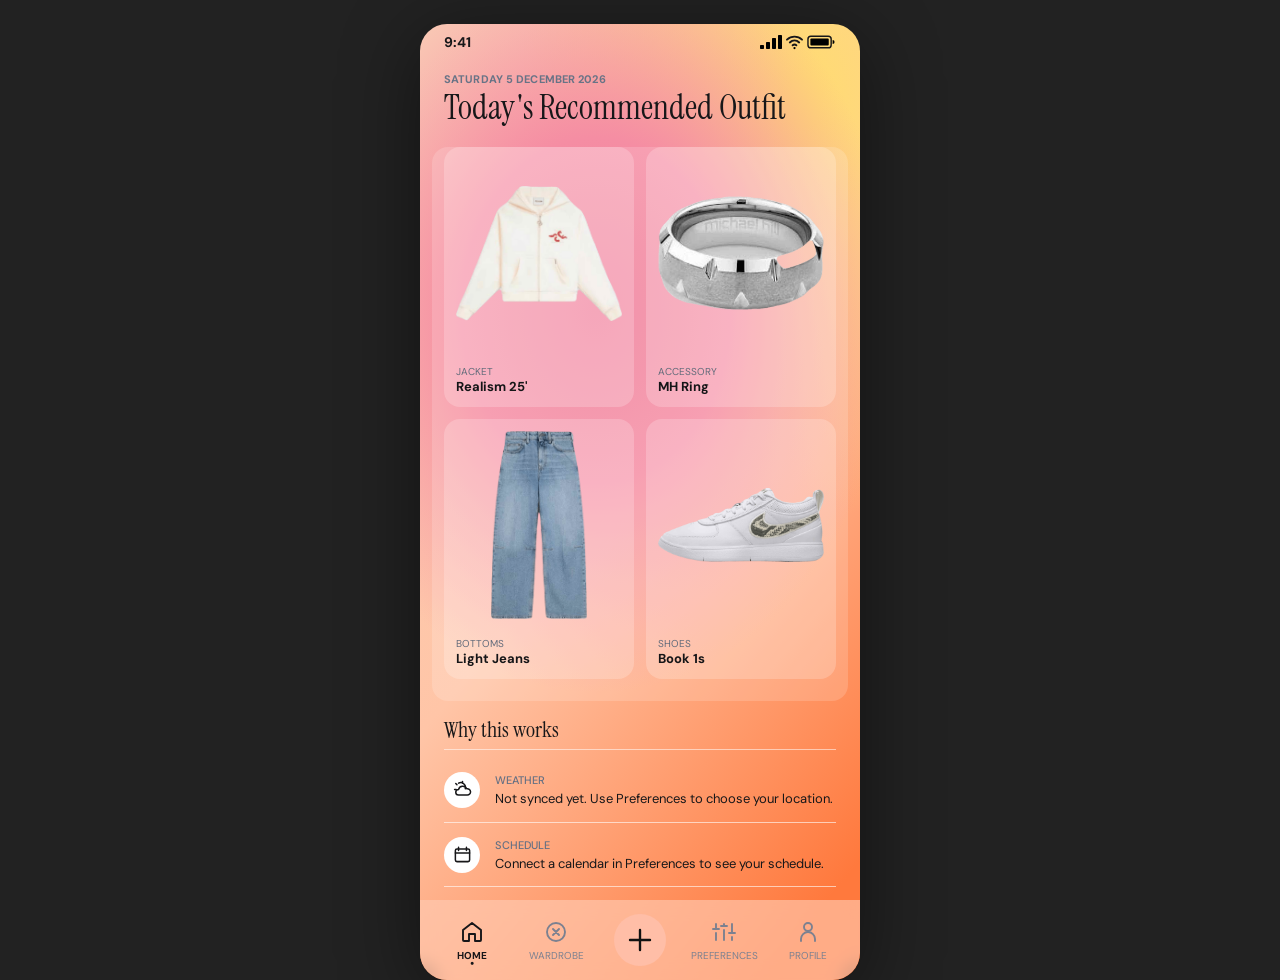
<file: index.html>
<!doctype html>
<html lang="en">
<head>
  <meta charset="utf-8">
  <meta name="viewport" content="width=device-width, initial-scale=1">
  <meta name="theme-color" content="#ffcbab">
  <title>Fit_tung — Outfit planner</title>

  <link rel="preconnect" href="https://fonts.googleapis.com">
  <link rel="preconnect" href="https://fonts.gstatic.com" crossorigin>
  <link href="https://fonts.googleapis.com/css2?family=DM+Sans:wght@400;500;600;700&family=Instrument+Serif&display=swap" rel="stylesheet">
  <link rel="stylesheet" href="styles.css">
</head>
<body>
  <div id="app"></div>

  <script src="database.js" defer></script>
  <script src="script.js" defer></script>
  <script src="calendar-config.js" defer></script>
  <script src="https://accounts.google.com/gsi/client" async></script>
  <script src="integrations.js" defer></script>
  <script src="screens.js" defer></script>
  <script src="actions.js" defer></script>
</body>
</html>
</file>
<file: styles.css>
/* Fit_tung styles — section headings explain each group. */

:root {
  font-family: "DM Sans",Arial,sans-serif;
  color: #171719;
  font-synthesis: none;
}
* {
  box-sizing: border-box;
}
body {
  margin: 0;
  background: #222;
  display: flex;
  justify-content: center;
  min-height: 100vh;
}
button,input,select,textarea {
  font: inherit;
}
button {
  cursor: pointer;
}
.phone {
  width: min(100%,440px);
  min-height: 100dvh;
  position: relative;
  overflow: hidden;
  background: radial-gradient(ellipse 68% 40% at 40% 30%,#ef7c99 0%,#f58da3 45%,transparent 100%),radial-gradient(ellipse 80% 55% at 87% 8%,#ffdb73 5%,transparent 80%),linear-gradient(130deg,#fad0b6 3%,#ffc5a7 48%,#ff793d 92%);
  padding: 44px 24px 102px;
}
.phone.profile-bg {
  background: radial-gradient(ellipse 60% 37% at 37% 37%,#ffaecf 12%,transparent 95%),radial-gradient(ellipse 50% 25% at 88% 10%,#ffff9d,transparent 95%),linear-gradient(120deg,#ffffe7 20%,#fffadb 65%,#ffaa60);
}
.status {
  height: 36px;
  position: absolute;
  top: 0;
  left: 0;
  right: 0;
  padding: 11px 24px;
  display: flex;
  align-items: center;
  justify-content: space-between;
  font-weight: 700;
  font-size: 14px;
}
.status-icons {
  font-size: 16px;
  letter-spacing: 1px;
}
.eyebrow {
  text-transform: uppercase;
  font-size: 11px;
  font-weight: 700;
  color: #687386;
  letter-spacing: .01em;
}
.serif {
  font-family: "Instrument Serif",Georgia,serif;
  font-weight: 400;
}
.page-title {
  font: 34px/1.12 "Instrument Serif",Georgia,serif;
  margin: 3px 0 20px;
}
.center {
  text-align: center;
}
.section-title {
  font: 22px "Instrument Serif",Georgia,serif;
  border-bottom: 1px solid #fff8;
  padding-bottom: 5px;
  margin: 0 0 8px;
}
.outfit-grid,.wardrobe-grid {
  display: grid;
  grid-template-columns: repeat(2,minmax(0,1fr));
  gap: 12px;
}
.outfit-grid {
  margin: 15px -12px 0;
  padding: 0 12px 22px;
  border-radius: 16px;
  background: #ffffff28;
}
.item-card {
  height: 260px;
  border: 0;
  border-radius: 16px;
  background: #fff3;
  display: flex;
  flex-direction: column;
  align-items: stretch;
  text-align: left;
  padding: 12px;
  justify-content: space-between;
  color: #151517;
  overflow: hidden;
}
.item-card:nth-child(2n) {
  background: #ffefde55;
}
.item-card img {
  width: 100%;
  height: 188px;
  object-fit: contain;
  mix-blend-mode: normal;
}
.item-card .item-label {
  font-size: 10px;
  text-transform: uppercase;
  color: #626b7a;
}
.item-card .item-name {
  font-size: 13px;
  font-weight: 700;
}
.item-details {
  margin-top: auto;
}
.reason {
  display: flex;
  gap: 15px;
  align-items: center;
  padding: 13px 0;
  border-bottom: 1px solid #fff9;
  font-size: 13px;
  line-height: 1.45;
}
.reason-icon {
  background: #fff;
  border-radius: 50%;
  width: 36px;
  height: 36px;
  flex: 0 0 36px;
  display: grid;
  place-items: center;
  font-size: 20px;
}
.reason b {
  font-size: 11px;
  text-transform: uppercase;
  color: #657083;
  font-weight: 500;
}
.nav {
  position: absolute;
  bottom: 0;
  left: 0;
  right: 0;
  height: 80px;
  background: #ffccb59c;
  display: grid;
  grid-template-columns: 1fr 1fr 1fr 1fr 1fr;
  align-items: center;
  padding: 5px 10px;
  backdrop-filter: blur(9px);
}
.nav button {
  border: 0;
  background: transparent;
  color: #7c8190;
  font-size: 10px;
  display: flex;
  flex-direction: column;
  align-items: center;
  gap: 3px;
  padding: 0;
}
.nav .nav-icon {
  font-size: 25px;
  line-height: 29px;
}
.nav button.active {
  color: #161619;
  font-weight: 700;
}
.nav .plus-circle {
  font-size: 37px;
  color: #111;
  background: #ffbea7;
  border-radius: 50%;
  width: 52px;
  height: 52px;
  display: grid;
  place-items: center;
  font-weight: 300;
}
.nav button.active:after {
  content: "•";
  position: absolute;
  bottom: 1px;
  font-size: 11px;
}
.filters {
  display: flex;
  gap: 7px;
  margin: 8px 0 16px;
}
.filters select {
  min-width: 0;
  width: 33%;
  border-radius: 25px;
  border: 1px solid #fff9;
  background: #ffffff26;
  padding: 8px 7px;
  font-size: 11px;
  color: #4c5260;
}
.wardrobe-grid .item-card {
  height: 221px;
}
.wardrobe-grid .item-card img {
  height: 157px;
}
.row {
  display: flex;
  justify-content: space-between;
  align-items: center;
  gap: 10px;
}
.setting-row {
  padding: 16px 0;
  border-bottom: 1px solid #fff9;
  display: flex;
  align-items: center;
  justify-content: space-between;
  gap: 8px;
}
.setting-copy {
  font-size: 14px;
  font-weight: 700;
}
.sub {
  font-size: 12px;
  color: #657083;
  font-weight: 400;
  margin-top: 4px;
  line-height: 1.4;
}
.mini-button {
  border: 0;
  background: #fff;
  border-radius: 9px;
  padding: 9px 12px;
  font-size: 12px;
  font-weight: 700;
  white-space: nowrap;
}
.mini-button.dark {
  background: #18181b;
  color: white;
}
.group-label {
  font-size: 11px;
  font-weight: 700;
  color: #727f8e;
  margin: 20px 0 5px;
  text-transform: uppercase;
}
.switch {
  width: 41px;
  height: 23px;
  border: 0;
  border-radius: 50px;
  background: #9d9da0;
  flex-shrink: 0;
  padding: 3px;
}
.switch.on {
  background: #18181b;
}
.switch span {
  display: block;
  width: 17px;
  height: 17px;
  background: white;
  border-radius: 50%;
  transition: transform .2s;
}
.switch.on span {
  transform: translateX(18px);
}
textarea {
  width: 100%;
  border: 1px solid #fff9;
  background: #ffffff30;
  border-radius: 12px;
  padding: 12px;
  min-height: 88px;
  font-size: 13px;
  resize: vertical;
}
input.field {
  width: 100%;
  height: 61px;
  background: #ffffff40;
  border: 1px solid #171719;
  border-radius: 35px;
  padding: 0 18px;
  outline: none;
  font-size: 19px;
}
.pill {
  border: 1px solid #151517;
  border-radius: 40px;
  background: #ffffff45;
  padding: 17px 22px;
  font-size: 18px;
  color: #171719;
}
.main-btn {
  border: none;
  background: #171719;
  color: white;
  border-radius: 14px;
  font-size: 16px;
  font-weight: 700;
  padding: 13px 30px;
}
.space {
  height: 24px;
}
.fill {
  min-height: calc(100dvh - 146px);
  display: flex;
  flex-direction: column;
}
.bottom-action {
  margin-top: auto;
  text-align: center;
  padding: 25px 0 35px;
}
.auth-title {
  font: 42px "Instrument Serif",Georgia,serif;
  text-align: center;
  margin: 64px 0 35px;
}
.field-label {
  margin: 26px 12px 7px;
}
.sign-actions {
  margin: 48px auto;
  display: block;
  width: 65%;
}
.google-btn {
  margin-top: auto;
  display: block;
  width: 85%;
  align-self: center;
}
.link-btn {
  border: 0;
  background: none;
  text-decoration: underline;
  font-family: Georgia,serif;
  margin: 30px auto;
  display: block;
  font-size: 17px;
}
.two-fields {
  display: flex;
  gap: 12px;
}
.two-fields .field {
  min-width: 0;
  width: 50%;
  font-size: 17px;
}
.gender {
  display: flex;
  gap: 12px;
  flex-wrap: wrap;
  font-size: 13px;
}
.gender label {
  display: flex;
  align-items: center;
  gap: 5px;
}
.accordion {
  border: 1px solid #171719;
  border-radius: 32px;
  margin-bottom: 14px;
  overflow: hidden;
}
.accordion summary {
  padding: 17px;
  cursor: pointer;
  font-size: 17px;
  font-weight: 700;
  list-style: none;
}
.accordion summary:before {
  content: "⌄";
  padding-right: 12px;
}
.accordion>div {
  padding: 0 18px 18px;
  font-size: 13px;
}
.photo-box {
  height: 68dvh;
  min-height: 390px;
  max-height: 730px;
  background: #919195;
  border-radius: 17px;
  display: grid;
  place-items: center;
  font-size: 58px;
  color: #212121;
}
.camera-actions {
  display: flex;
  align-items: center;
  justify-content: space-between;
  margin-top: 22px;
}
.back {
  border: 0;
  background: none;
  color: #687386;
  font-size: 34px;
  padding: 0;
}
.detail-photo {
  height: 44vh;
  min-height: 320px;
  max-height: 470px;
  border-radius: 17px;
  background: #ffffff40;
  display: flex;
  align-items: center;
  justify-content: center;
  margin: 18px -12px;
}
.detail-photo img {
  max-height: 95%;
  max-width: 95%;
  mix-blend-mode: normal;
}
.stats {
  display: grid;
  grid-template-columns: 1fr 1fr;
  gap: 14px;
  margin-top: 15px;
}
.stat-title {
  font-size: 13px;
  color: #737d8b;
  font-weight: 700;
}
.stat-value {
  font: 23px "Instrument Serif",Georgia,serif;
}
.stats>div:nth-child(even) {
  text-align: right;
}
.confirm-card {
  background: #ffffff3b;
  border-radius: 15px;
  padding: 20px;
  margin: 30px -12px;
}
.confirm-card img {
  width: 100%;
  height: 38vh;
  object-fit: contain;
  mix-blend-mode: normal;
}
.confirm-actions {
  text-align: center;
  margin-top: 30px;
}
.notice {
  background: #ffffff7a;
  border-radius: 12px;
  padding: 12px;
  margin: 15px 0;
  font-size: 13px;
}
.toast {
  position: fixed;
  bottom: 95px;
  left: 50%;
  transform: translateX(-50%);
  background: #171719;
  color: #fff;
  border-radius: 12px;
  padding: 12px 18px;
  font-size: 12px;
  max-width: 360px;
  z-index: 10;
}
.preview-note {
  font-size: 12px;
  color: #5b6370;
  line-height: 1.5;
}
@media (min-width:600px) {
  body {
    padding: 24px;
  }
  .phone {
    min-height: 956px;
    border-radius: 27px;
    box-shadow: 0 15px 80px #0007;
  }
  .fill {
    min-height: 810px;
  }
}
@media (max-width:380px) {
  .phone {
    padding-left: 16px;
    padding-right: 16px;
  }
  .page-title {
    font-size: 29px;
  }
  .item-card {
    height: 230px;
  }
}
/* FRAME AND SCROLLING: all screens stay the same size. */
html,body {
  height: 100%;
}
body {
  min-height: 100dvh;
  align-items: flex-start;
}
.phone {
  width: min(100%,440px);
  height: 100dvh;
  max-height: 100dvh;
  min-height: 0;
  padding: 0;
  overflow: hidden;
  isolation: isolate;
}
.screen-content {
  height: 100%;
  min-height: 0;
  overflow-y: auto;
  overscroll-behavior-y: contain;
  scrollbar-width: thin;
  scrollbar-color: #ed9b9088 transparent;
  padding: 48px 24px 32px;
}
.screen-content.with-nav {
  padding-bottom: 104px;
}
.status {
  z-index: 4;
  pointer-events: none;
}
.nav {
  z-index: 5;
}
.fill {
  min-height: 100%;
  display: flex;
  flex-direction: column;
}
.flow-header {
  display: flex;
  align-items: center;
  gap: 12px;
  min-height: 40px;
}
.description-field {
  margin: auto 12px 0;
}
.description-field label {
  display: block;
  margin: 0 0 4px 15px;
}
.item-card-wrap {
  position: relative;
  min-width: 0;
}
.item-card-wrap>.item-card {
  width: 100%;
}
.remove-card {
  position: absolute;
  right: 8px;
  top: 8px;
  z-index: 1;
  display: grid;
  place-items: center;
  border: 1px solid #ffffffb5;
  border-radius: 50%;
  width: 29px;
  height: 29px;
  background: #fff9;
  color: #171719;
  font-size: 23px;
  line-height: 1;
  box-shadow: 0 1px 8px #0002;
}
.remove-card:focus-visible,.remove-detail:focus-visible {
  outline: 3px solid #131313;
  outline-offset: 2px;
}
.detail-actions {
  display: flex;
  flex-direction: column;
  align-items: center;
  gap: 16px;
  margin: 34px 0 18px;
}
.remove-detail {
  border: 1px solid #9a3434;
  border-radius: 24px;
  padding: 11px 20px;
  background: #ffffff55;
  color: #812323;
  font-size: 13px;
  font-weight: 700;
}
.empty-wardrobe {
  grid-column: 1/-1;
  line-height: 1.5;
  font-size: 14px;
}
.empty-confirm-photo {
  height: 38vh;
  max-height: 420px;
  display: grid;
  place-items: center;
  color: #5f626a;
  background: #ffffff2b;
  border-radius: 12px;
}
.photo-box {
  height: clamp(310px,65dvh,650px);
  min-height: 0;
  max-height: none;
}
@media (min-width:600px) {
  .phone {
    height: 956px;
    max-height: 956px;
    min-height: 0;
  }
}
@media (max-width:380px) {
  .screen-content {
    padding-left: 16px;
    padding-right: 16px;
  }
}
/* RESPONSIVE LAYOUT: prevent screens changing width on different pages. */
html {
  height: 100%;
}
body {
  width: 100%;
  min-width: 0;
}
#app {
  width: 100%;
  max-width: 100%;
  min-width: 0;
  display: flex;
  justify-content: center;
  align-items: flex-start;
}
.phone {
  flex: 0 0 auto;
  width: min(440px,100%);
  min-width: 0;
  height: 100dvh;
  max-height: 100dvh;
  min-height: 0;
  overflow: hidden;
}
.screen-content {
  box-sizing: border-box;
  flex: 1 1 auto;
  width: 100%;
  height: 100%;
  min-width: 0;
  min-height: 0;
  overflow-x: hidden;
  overflow-y: auto;
  scrollbar-gutter: stable;
  -webkit-overflow-scrolling: touch;
}
.screen-content > * {
  max-width: 100%;
}
.screen-content .fill {
  height: 100%;
  min-height: 0;
}
.detail-photo {
  height: min(390px,43dvh);
  min-height: 0;
  max-height: none;
}
.detail-photo img {
  object-fit: contain;
}
.stats > div {
  min-width: 0;
  overflow-wrap: anywhere;
}
.stats .stat-value {
  line-height: 1.16;
}
.detail-actions {
  margin-bottom: 16px;
}
.ui-icon {
  display: block;
  flex: none;
}
.status-icons {
  display: flex;
  align-items: center;
  gap: 3px;
  color: #171719;
}
.nav button {
  position: relative;
  line-height: 1.2;
  gap: 4px;
}
.nav .nav-icon {
  height: 27px;
  line-height: 1;
  display: grid;
  place-items: center;
}
.nav .plus-circle {
  font-size: inherit;
  line-height: 1;
}
.nav button.active::after {
  bottom: -9px;
  left: 50%;
  transform: translateX(-50%);
}
.reason-icon {
  font-size: inherit;
}
.back {
  display: grid;
  place-items: center;
  width: 38px;
  height: 38px;
  font-size: inherit;
  flex: none;
}
.mini-button {
  display: inline-flex;
  gap: 4px;
  justify-content: center;
  align-items: center;
}
.camera-actions label {
  display: grid;
  place-items: center;
}
.camera-actions .main-btn {
  display: inline-flex;
  align-items: center;
  gap: 5px;
}
.accordion summary::before {
  content: "";
  display: inline-block;
  width: 9px;
  height: 9px;
  margin-right: 11px;
  border-right: 1.8px solid currentColor;
  border-bottom: 1.8px solid currentColor;
  transform: translateY(-2px) rotate(45deg);
}
.accordion[open] summary::before {
  transform: translateY(2px) rotate(225deg);
}
@media (min-width:600px) {
  #app {
    width: 100%;
  }
  .phone {
    width: 440px;
    height: 956px;
    max-height: 956px;
    min-height: 0;
  }
}
@media (max-width:599px) {
  body {
    padding: 0;
  }
  .phone {
    width: 100%;
    height: 100dvh;
    max-height: 100dvh;
    border-radius: 0;
  }
}
/* EDIT ITEM SCREEN: Figma-style annotations the user can actually type into. */
.confirm-heading {
  margin: 8px 0 0;
}
.annotation-board {
  position: relative;
  height: min(520px,57dvh);
  min-height: 380px;
  margin: 24px -12px 12px;
  border-radius: 17px;
  background: #ffffff43;
  overflow: hidden;
}
.annotation-picture {
  position: absolute;
  left: 8%;
  width: 84%;
  top: 19%;
  height: 64%;
  display: flex;
  justify-content: center;
  align-items: center;
}
.annotation-picture img {
  width: 100%;
  height: 100%;
  object-fit: contain;
  mix-blend-mode: normal;
}
.annotation-picture .empty-confirm-photo {
  width: 100%;
  height: 100%;
  display: grid;
  place-items: center;
}
.annotation-lines {
  position: absolute;
  top: 0;
  left: 0;
  width: 100%;
  height: 100%;
  z-index: 1;
  pointer-events: none;
}
.annotation-lines path {
  fill: none;
  stroke: #aa9896;
  stroke-width: 1.4;
}
.annotation-lines circle {
  fill: #aa9896;
}
.callout {
  position: absolute;
  z-index: 2;
  display: flex;
  flex-direction: column;
  align-items: flex-start;
  max-width: 37%;
  font-size: 11px;
  color: #5f6979;
  font-weight: 700;
}
.callout span {
  font-size: 10px;
}
.callout input {
  width: 100%;
  min-width: 0;
  border: 0;
  background: transparent;
  outline: 0;
  font: 20px/1.1 "Instrument Serif",Georgia,serif;
  color: #171719;
  padding: 1px 0;
  min-height: 26px;
}
.callout input:focus {
  border-bottom: 1px solid #171719;
  background: #ffffff4d;
}
.callout input::placeholder {
  color: #171719;
  opacity: 0.8;
}
.callout.size-field {
  top: 10%;
  left: 6%;
  width: 26%;
}
.callout.brand-field {
  top: 18%;
  right: 4%;
  width: 24%;
  text-align: right;
  align-items: flex-end;
}
.callout.colour-field {
  bottom: 10%;
  left: 6%;
  width: 25%;
}
.callout.style-field {
  bottom: 12%;
  right: 4%;
  width: 28%;
  align-items: flex-end;
}
.callout.brand-field input,.callout.style-field input {
  text-align: right;
}
.extra-properties {
  border: 1px solid #17171977;
  background: #ffffff2d;
  border-radius: 17px;
  padding: 0 13px;
  margin-top: 14px;
}
.extra-properties summary {
  padding: 13px 1px;
  cursor: pointer;
  font-size: 13px;
  font-weight: 700;
}
.edit-field-grid {
  display: grid;
  grid-template-columns: 1fr 1fr;
  gap: 14px 12px;
  padding: 4px 0 16px;
}
.edit-field-grid label {
  display: flex;
  flex-direction: column;
  font-size: 11px;
  text-transform: uppercase;
  font-weight: 700;
  color: #626c7c;
  gap: 4px;
  min-width: 0;
}
.edit-field-grid input,.edit-field-grid select {
  min-width: 0;
  width: 100%;
  padding: 9px 8px;
  background: #ffffff70;
  border: 1px solid #17171980;
  border-radius: 9px;
  color: #171719;
  font: 14px "DM Sans",Arial,sans-serif;
}
.confirm-actions {
  margin: 22px 0 35px;
}
@media (max-width:380px) {
  .annotation-board {
    min-height: 340px;
  }
  .callout input {
    font-size: 18px;
  }
}

/* Camera and connected services */
.photo-box video, .photo-box img {
  width: 100%; height: 100%; object-fit: contain; border-radius: 17px;
}
.photo-box video { object-fit: cover; }
.capture-button {
  width: 56px; height: 56px; border: 5px solid #eee; border-radius: 50%;
  background: #fff; display: grid; place-items: center; flex: 0 0 56px;
}
.camera-switch { display: block; margin: 12px auto; background: #fff9; padding: 8px 18px; border-radius: 20px; border: 0; }
.integration-tools { display: flex; gap: 8px; align-items: center; padding: 5px 0 16px; }
.integration-tools input:not([type=file]) {
  width: 100%; min-width: 0; flex: 1; border: 1px solid #ffffff99;
  background: #ffffff88; border-radius: 12px; padding: 9px 12px; font-size: 13px;
}
.integration-tools .mini-button { flex: 0 0 auto; white-space: nowrap; }
.calendar-import { cursor: pointer; }

/* Profile dropdown arrows */
.accordion summary {
  display: flex;
  align-items: center;
  gap: 12px;
  list-style: none;
}
.accordion summary::-webkit-details-marker {
  display: none;
}
.accordion summary::before {
  content: "";
  display: block;
  width: 24px;
  height: 24px;
  flex: 0 0 24px;
  margin: 0;
  padding: 0;
  border: 0;
  background: url("data:image/svg+xml,%3Csvg xmlns='http://www.w3.org/2000/svg' viewBox='0 0 24 24'%3E%3Cpath d='m5 9 7 7 7-7' fill='none' stroke='%23171719' stroke-width='1.8' stroke-linecap='round' stroke-linejoin='round'/%3E%3C/svg%3E") center / contain no-repeat;
  transform: none;
}
.accordion[open] summary::before {
  transform: rotate(180deg);
}

/* Keep content centred without a visible scrollbar */
.screen-content {
  scrollbar-gutter: auto;
  scrollbar-width: none;
  -ms-overflow-style: none;
}
.screen-content::-webkit-scrollbar {
  display: none;
  width: 0;
  height: 0;
}

/* Home layout alignment */
/* Panels that intentionally extend into the side padding must use
   their full width, otherwise the right margin appears larger. */
.screen-content > :is(.outfit-grid, .detail-photo, .annotation-board, .confirm-card) {
  max-width: none;
}

.outfit-grid + .section-title {
  margin-top: 14px;
}

/* Profile sizing inputs */
.basic-sizing { display: flex; align-items: center; justify-content: space-between; gap: 14px; }
.basic-sizing select, .sizing-select {
  min-width: 0; border: 1px solid #171719; border-radius: 22px;
  background: #ffffff66; padding: 10px 12px; color: #171719;
}
.sizing-panel { padding-top: 0; }
.sizing-help { margin: 0 0 14px; color: #687386; font-size: 12px; }
.sizing-grid { display: grid; grid-template-columns: repeat(2, minmax(0,1fr)); gap: 14px 12px; }
.sizing-field { display: flex; flex-direction: column; gap: 6px; min-width: 0; }
.sizing-field > span { font-size: 12px; color: #555d6c; font-weight: 600; }
.sizing-field input.sizing-input { width: 100%; height: 42px; min-width: 0; font-size: 14px; padding: 0 12px; }
.sizing-select { height: 42px; width: 100%; padding: 0 8px; font-size: 13px; }
.sizing-privacy { margin: 14px 0 8px; line-height: 1.5; }
.clear-sizing { border: 0; background: transparent; text-decoration: underline; padding: 4px 0;
  font-size: 12px; color: #555d6c; }
</file>
